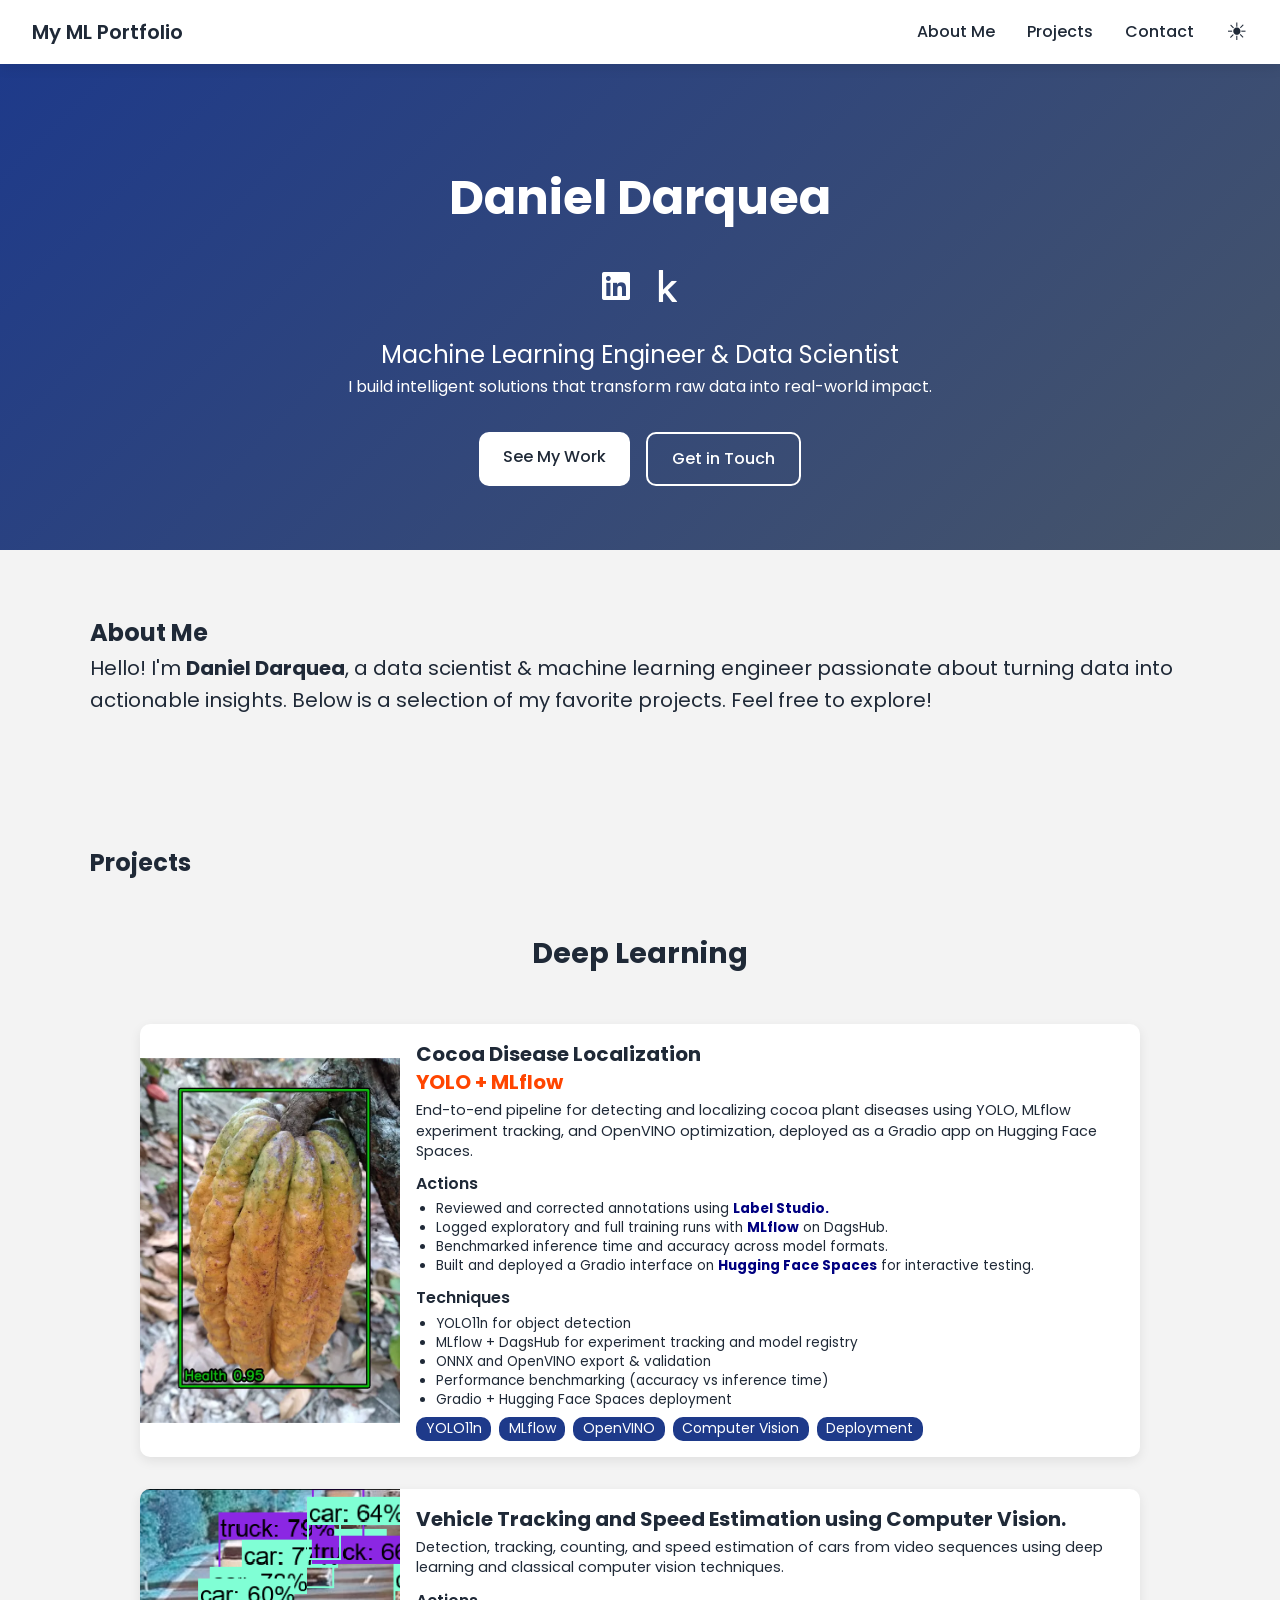
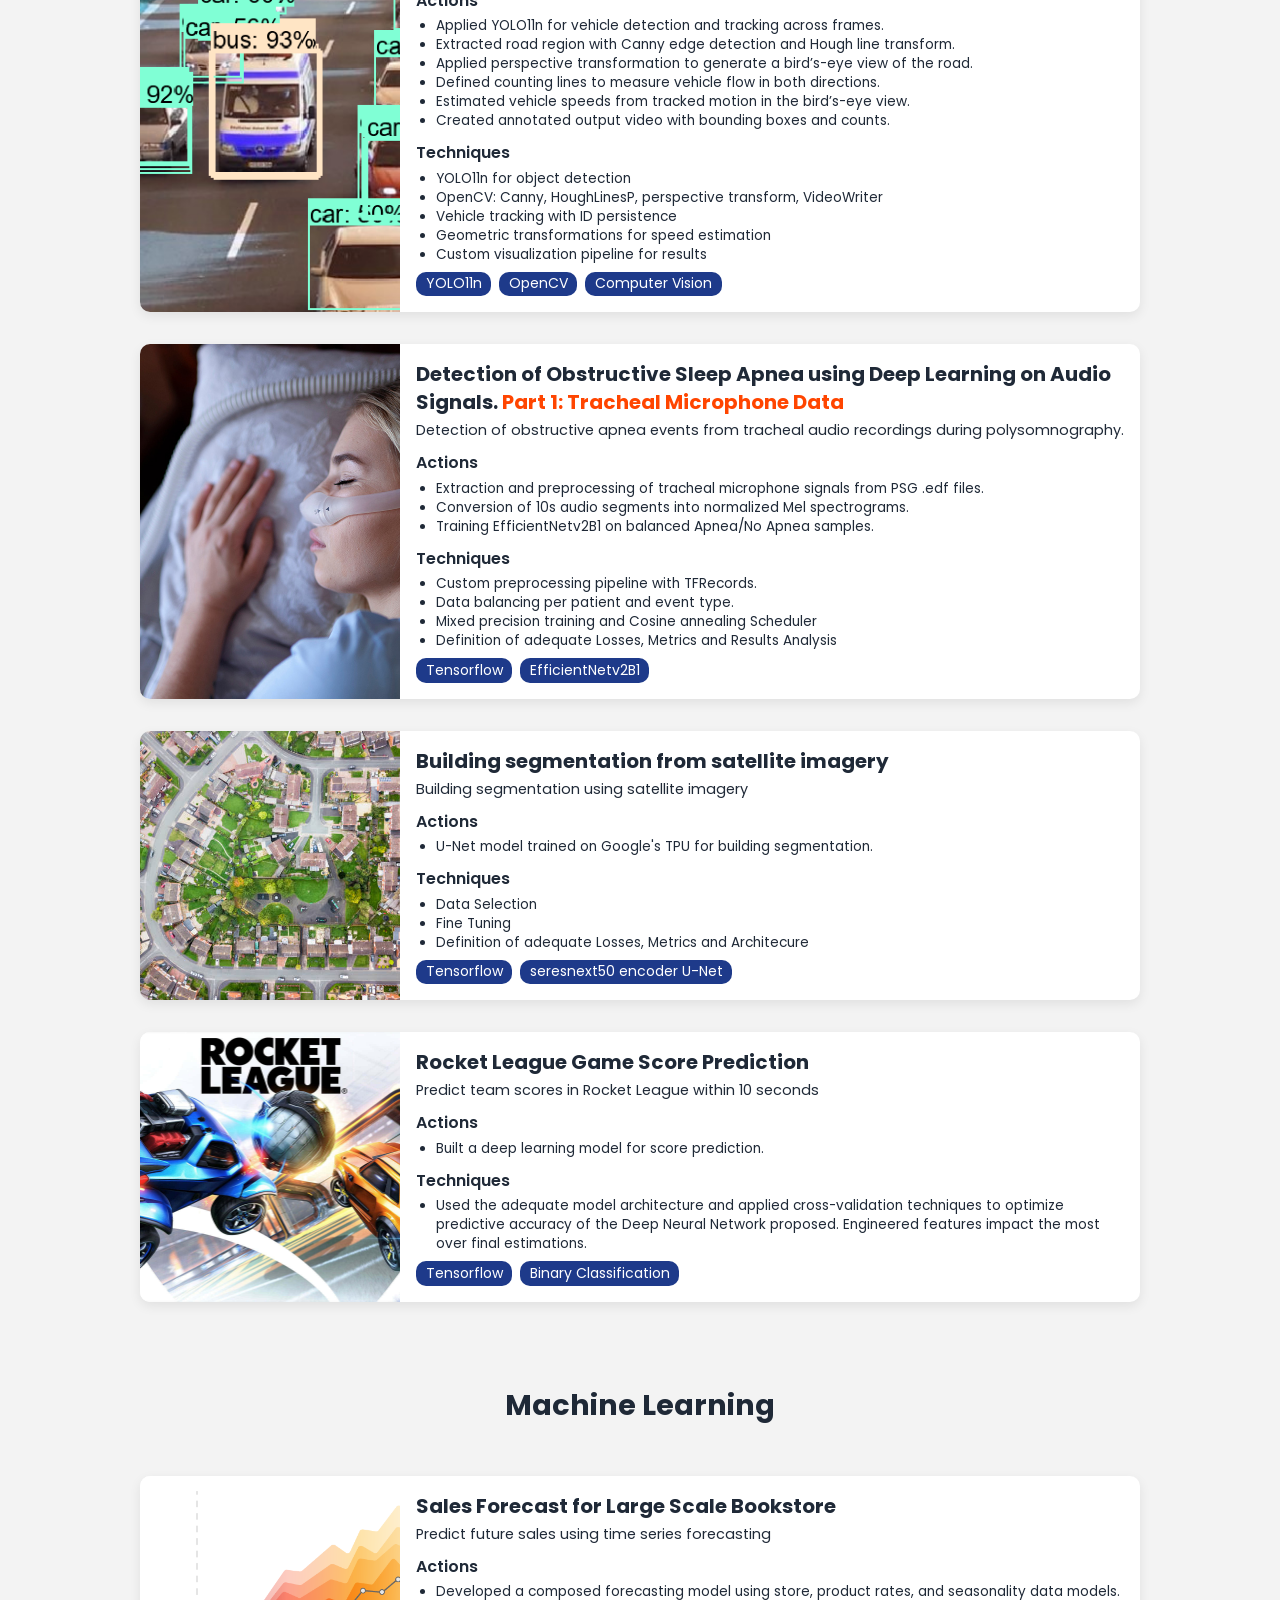
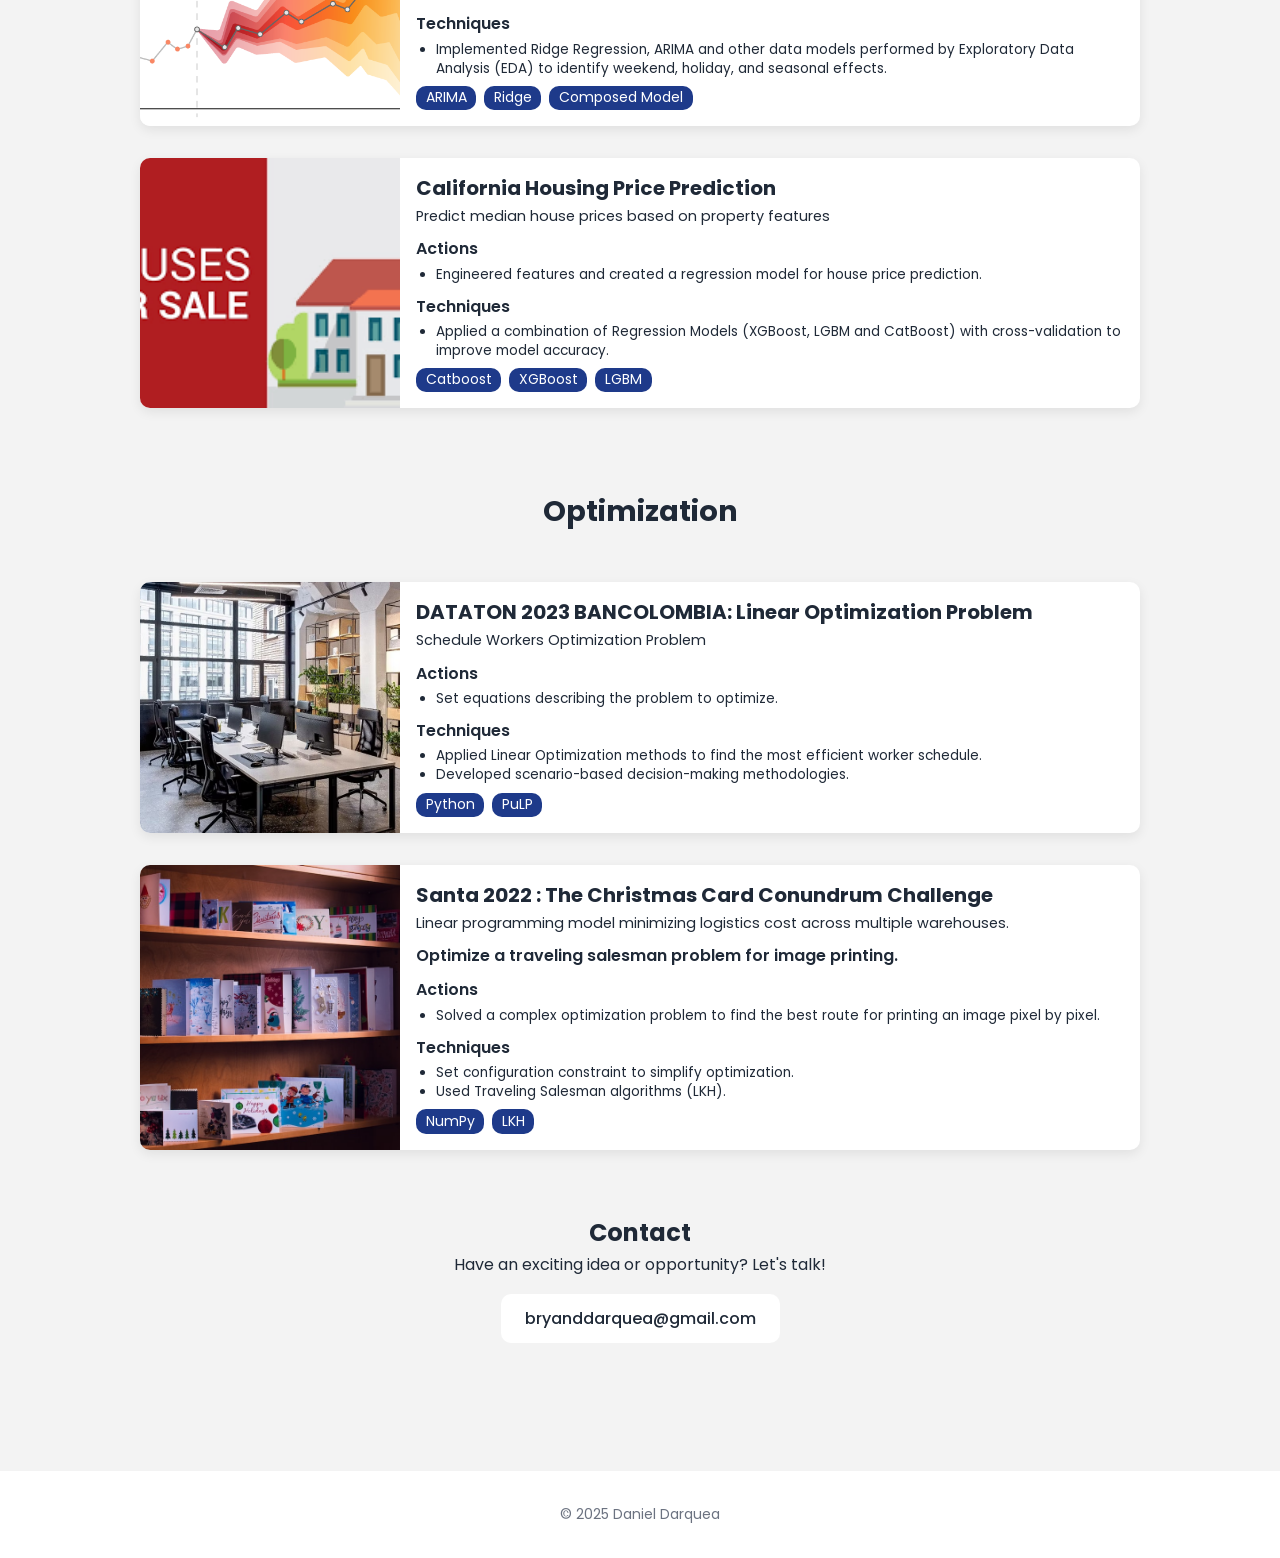
<file: index.html>
<!DOCTYPE html>
<html lang="en">
<head>
    <meta charset="UTF-8" />
    <meta http-equiv="X-UA-Compatible" content="IE=edge" />
    <meta name="viewport" content="width=1024" />
    <title>Machine Learning Portfolio</title>
    <link rel="icon" href="data:image/svg+xml,%3csvg xmlns='http://www.w3.org/2000/svg' viewBox='0 0 24 24' fill='currentColor'%3e%3cpath d='M20 6h-4V4c0-1.11-.89-2-2-2h-4c-1.11 0-2 .89-2 2v2H4c-1.11 0-2 .89-2 2v11c0 1.11.89 2 2 2h16c1.11 0 2-.89 2-2V8c0-1.11-.89-2-2-2zM10 4h4v2h-4V4zm10 15H4V8h16v11z'/%3e%3c/svg%3e">
    <link rel="stylesheet" href="https://cdnjs.cloudflare.com/ajax/libs/font-awesome/6.5.1/css/all.min.css" integrity="sha512-DTOQO9RWCH3ppGqcWaEA1BIZOC6xxalwEsw9c2QQeAIftl+Vegovlnee1c9QX4TctnWMn13TZye+giMm8e2LwA==" crossorigin="anonymous" referrerpolicy="no-referrer" />
    <link rel="stylesheet" href="style.css" />
    <link rel="preconnect" href="https://fonts.googleapis.com" />
    <link rel="preconnect" href="https://fonts.gstatic.com" crossorigin />
    <link href="https://fonts.googleapis.com/css2?family=Poppins:wght@300;400;500;600;700&display=swap" rel="stylesheet" />
</head>
<body>
    <header>
        <nav class="nav">
            <div class="nav__brand">My ML Portfolio</div>
            <ul class="nav__links">
                <li><a href="#about">About Me</a></li>
                <li><a href="#projects">Projects</a></li>
                <li><a href="#contact">Contact</a></li>
            </ul>
            <button class="theme-toggle" id="themeToggle" aria-label="Toggle Theme">&#9728;</button>
        </nav>
    </header>

    <main>
        <!-- Hero -->
        <section class="hero">
            <div class="container">
                <h1>Daniel Darquea</h1>
                <div class="hero__socials">
                    <a href="https://www.linkedin.com/in/bryan-daniel-darquea-713429213/" aria-label="linkedin" target="_blank"><i class="fa-brands fa-linkedin"></i></a>
                    <!-- <a href="#" aria-label="github" target="_blank"><i class="fa-brands fa-github"></i></a> -->
                    <a href="https://www.kaggle.com/bryandarquea" aria-label="kaggle" target="_blank"><i class="fa-brands fa-kaggle"></i></a>
                </div>
                <h2>Machine Learning Engineer &amp; Data Scientist</h2>
                <p>I build intelligent solutions that transform raw data into real-world impact.</p>
                <div class="hero__cta">
                    <a href="#projects" class="btn btn--primary">See My Work</a>
                    <a href="#contact" class="btn btn--secondary">Get in Touch</a>
                </div>
            </div>
        </section>
        <!-- About Me -->
        <section id="about" class="section section--about reveal-on-scroll">
            <div class="container">
                <h2>About Me</h2>
                <p>
                    Hello! I'm <strong>Daniel Darquea</strong>, a data scientist & machine learning
                    engineer passionate about turning data into actionable insights.
                    Below is a selection of my favorite projects. Feel free to explore!
                </p>
            </div>
        </section>

        <!-- Projects -->
        <section id="projects" class="section section--projects reveal-on-scroll">
            <div class="container">
                <h2>Projects</h2>

                <div class="project-grid">
                
                
                <h3 class="category-heading">Deep Learning</h3>
                    

                    <!-- Deep Learning project 5 -->
                    <a href="projects/dp5_cocoa-localization-mlflow-models-tracking.html" class="project-tile">
                        <img src="posters/dp5_poster.png" alt="" />
                        <div class="project-info">
                            <h3>Cocoa Disease Localization<br><span style="color:orangered">YOLO + MLflow</span></h3>
                            <p>End-to-end pipeline for detecting and localizing cocoa plant diseases using YOLO, MLflow experiment tracking, and OpenVINO optimization, deployed as a Gradio app on Hugging Face Spaces.</p>
                            
                            <h4>Actions</h4>
                            <ul class="overlay-list">
                                <li>Reviewed and corrected annotations using <b><span style="color:navy">Label Studio.</span></b></li>
                                <li>Logged exploratory and full training runs with <b><span style="color:navy">MLflow</span></b> on DagsHub.</li>
                                <li>Benchmarked inference time and accuracy across model formats.</li>
                                <li>Built and deployed a Gradio interface on <b><span style="color:navy">Hugging Face Spaces</span></b> for interactive testing.</li>
                            </ul>
                            
                            <h4>Techniques</h4>
                            <ul class="overlay-list">
                                <li>YOLO11n for object detection</li>
                                <li>MLflow + DagsHub for experiment tracking and model registry</li>
                                <li>ONNX and OpenVINO export & validation</li>
                                <li>Performance benchmarking (accuracy vs inference time)</li>
                                <li>Gradio + Hugging Face Spaces deployment</li>
                            </ul>
                            
                            <ul class="project-tags">
                                <li>YOLO11n</li><li>MLflow</li><li>OpenVINO</li><li>Computer Vision</li><li>Deployment</li>
                            </ul>
                        </div>
                    </a>

                
                    <!-- Deep Learning project 4 -->
                    <a href="projects\dp4_track_cars_YOLO11n\track-cars-yolo.html" class="project-tile">
                        <img src="posters\dp4_poster.ppm" alt="" />
                        <div class="project-info">
                            <h3>Vehicle Tracking and Speed Estimation using Computer Vision.</h3>
                            <p>Detection, tracking, counting, and speed estimation of cars from video sequences using deep learning and classical computer vision techniques.</p>
                                
                            <h4>Actions</h4>
                            <ul class="overlay-list">
                                <li>Applied YOLO11n for vehicle detection and tracking across frames.</li>
                                <li>Extracted road region with Canny edge detection and Hough line transform.</li>
                                <li>Applied perspective transformation to generate a bird’s-eye view of the road.</li>
                                <li>Defined counting lines to measure vehicle flow in both directions.</li>
                                <li>Estimated vehicle speeds from tracked motion in the bird’s-eye view.</li>
                                <li>Created annotated output video with bounding boxes and counts.</li>
                            </ul>
                                
                            <h4>Techniques</h4>
                            <ul class="overlay-list">
                                <li>YOLO11n for object detection</li>
                                <li>OpenCV: Canny, HoughLinesP, perspective transform, VideoWriter</li>
                                <li>Vehicle tracking with ID persistence</li>
                                <li>Geometric transformations for speed estimation</li>
                                <li>Custom visualization pipeline for results</li>
                            </ul>
                                
                            <ul class="project-tags">
                                <li>YOLO11n</li><li>OpenCV</li><li>Computer Vision</li>
                            </ul>
                        </div>
                    </a>
                                           
                    
                    <!-- Deep Learning project 3 -->
                    <a href="projects\dp3_part1-apnea-audio-ml.html" class="project-tile">
                        <img src="posters\dp3_poster.jpg" alt="" />
                        <div class="project-info">
                            <h3>Detection of Obstructive Sleep Apnea using Deep Learning on Audio Signals.<span style="color:orangered"> Part 1: Tracheal Microphone Data</span></h3>
                            <p>Detection of obstructive apnea events from tracheal audio recordings during polysomnography.</p>
                            <h4>Actions</h4>
                            <ul class="overlay-list">
                                <li>Extraction and preprocessing of tracheal microphone signals from PSG .edf files.</li>
                                <li>Conversion of 10s audio segments into normalized Mel spectrograms.</li>
                                <li>Training EfficientNetv2B1 on balanced Apnea/No Apnea samples.</li>
                            </ul>
                            <h4>Techniques</h4>
                            <ul class="overlay-list">
                                <li>Custom preprocessing pipeline with TFRecords.</li>
                                <li>Data balancing per patient and event type.</li>
                                <li>Mixed precision training and Cosine annealing Scheduler</li>
                                <li>Definition of adequate Losses, Metrics and Results Analysis</li>
                            </ul>

                            <ul class="project-tags">
                                <li>Tensorflow</li><li>EfficientNetv2B1</li>
                            </ul>
                        </div>
                    </a>
                    
                    <!-- Deep Learning project 1 -->
                    <a href="projects\dp2_buildings-location-from-satellite-images.html" class="project-tile">
                        <img src="posters/dp2_photo.jpg" alt="" />
                        <div class="project-info">
                            <h3>Building segmentation from satellite imagery</h3>
                            <p>Building segmentation using satellite imagery</p>

                            <h4>Actions</h4>
                            <ul class="overlay-list">
                                <li>U-Net model trained on Google's TPU for building segmentation.</li>
                            </ul>
                            <h4>Techniques</h4>
                            <ul class="overlay-list">
                                <li>Data Selection</li>
                                <li>Fine Tuning</li>
                                <li>Definition of adequate Losses, Metrics and Architecure</li>
                            </ul>

                            <ul class="project-tags">
                                <li>Tensorflow</li><li>seresnext50 encoder U-Net</li>
                            </ul>
                        </div>
                    </a>
                    

                    <!-- Deep Learning project 2 -->
                    <a href="projects/dp1-tabular-playground-series-oct-2022.html" class="project-tile">
                        <img src="posters/dp1_poster.jpg" alt="Deep Learning project 2 thumbnail" />
                        <div class="project-info">
                            <h3>Rocket League Game Score Prediction</h3>
                            <p>Predict team scores in Rocket League within 10 seconds</p>

                            <h4>Actions</h4>
                            <ul class="overlay-list">
                                <li>Built a deep learning model for score prediction.</li>
                            </ul>
                            <h4>Techniques</h4>
                            <ul class="overlay-list">
                                <li>Used the adequate model architecture and applied cross-validation techniques to optimize predictive accuracy
                                of the Deep Neural Network proposed. Engineered features impact the most over final estimations.</li>
                            </ul>
                            
                            <ul class="project-tags">
                                <li>Tensorflow</li><li>Binary Classification</li>
                            </ul>
                        </div>
                    </a>

                
                <h3 class="category-heading">Machine Learning</h3>
                    <!-- Machine Learning project 1 -->
                    <a href="projects/ml1_tps-sep-2022.html" class="project-tile">
                        <img src="posters/ml1_poster.png" alt="Project 1 thumbnail" />
                        <div class="project-info">
                            <h3>Sales Forecast for Large Scale Bookstore</h3>
                            <p>Predict future sales using time series forecasting</p>
                            <h4>Actions</h4>
                            <ul class="overlay-list">
                                <li>Developed a composed forecasting model using store, product rates, and seasonality data models.</li>
                            </ul>
                            <h4>Techniques</h4>
                            <ul class="overlay-list">
                                <li>Implemented Ridge Regression, ARIMA and other data models performed by Exploratory Data Analysis (EDA) to
                                identify weekend, holiday, and seasonal effects.</li>
                            </ul>
                            <ul class="project-tags">
                                <li>ARIMA</li><li>Ridge</li><li>Composed Model</li>
                            </ul>
                        </div>
                    </a>

                    <!-- Machine Learning project 2 -->
                    <a href="projects/ml2_tps3-episode-1-california-housing.html" class="project-tile">
                        <img src="posters/ml2_poster.png" alt="Project 2 thumbnail" />
                        <div class="project-info">
                            <h3>California Housing Price Prediction</h3>
                            <p>Predict median house prices based on property features</p>

                            <h4>Actions</h4>
                            <ul class="overlay-list">
                                <li>Engineered features and created a regression model for house price prediction.</li>
                            </ul>
                            <h4>Techniques</h4>
                            <ul class="overlay-list">
                                <li>Applied a combination of Regression Models (XGBoost, LGBM and CatBoost) with cross-validation to improve
                                model accuracy.</li>
                            </ul>
                            <ul class="project-tags">
                                <li>Catboost</li><li>XGBoost</li><li>LGBM</li>
                            </ul>
                        </div>
                    </a>

                
                

                <!-- Optimization -->
                
                <h3 class="category-heading">Optimization</h3>
                    <!-- Optimization project 1 -->
                    <a href="projects/p1_bancolombia-bank-linear-optimization.html" class="project-tile">
                        <img src="posters/poster1.png" alt="Optimization project thumbnail" />
                        <div class="project-info">
                            <h3>DATATON 2023 BANCOLOMBIA: Linear Optimization Problem</h3>
                            <p>Schedule Workers Optimization Problem</p>
                            <h4>Actions</h4>
                            <ul class="overlay-list">
                                <li>Set equations describing the problem to optimize.</li>
                            </ul>
                            <h4>Techniques</h4>
                            <ul class="overlay-list">
                                <li>Applied Linear Optimization methods to find the most efficient worker schedule.</li>
                                <li>Developed scenario-based decision-making methodologies.</li>
                            </ul>
                            
                            <ul class="project-tags">
                                <li>Python</li><li>PuLP</li>
                            </ul>
                        </div>
                    </a>
                    
                    <!-- Optimization project 2 -->
                    <a href="projects/p2_the-christmas-card-conundrum-2022.html" class="project-tile">
                        <img src="posters/poster2.jpg" alt="Optimization project 2 thumbnail" />
                        <div class="project-info">
                            <h3>Santa 2022 : The Christmas Card Conundrum Challenge</h3>
                            <p>Linear programming model minimizing logistics cost across multiple warehouses.</p>
                            <h4>Optimize a traveling salesman problem for image printing.</h4>
                            <h4>Actions</h4>
                            <ul class="overlay-list">
                                <li>Solved a complex optimization problem to find the best route for printing an image pixel by pixel.</li>
                            </ul>
                            <h4>Techniques</h4>
                            <ul class="overlay-list">
                                <li>Set configuration constraint to simplify optimization.</li>
                                <li>Used Traveling Salesman algorithms (LKH).</li>
                            </ul>
                            <ul class="project-tags">
                                <li>NumPy</li><li>LKH</li>
                            </ul>
                        </div>
                    </a>
                    

                </div>

        <!-- Contact -->
        <section id="contact" class="section section--contact reveal-on-scroll">
            <div class="container">
                <h2>Contact</h2>
                <p>
                    Have an exciting idea or opportunity? Let's talk! <br />
                    <a href="mailto:bryanddarquea@gmail.com" class="btn btn--primary">bryanddarquea@gmail.com</a>
                </p>
            </div>
        </section>
    </main>

    <footer class="footer">
        <div class="container">
            
            <p>&copy; 2025 Daniel Darquea</p>
        </div>
    </footer>
    <script src="script.js" defer></script>
</body>
</html>
</file>
<file: style.css>
/* ========== Global Styles ========== */
:root {
  --clr-bg: #f3f3f3;
  --clr-primary: #1f2937;
  --clr-accent: #1e3a8a;
  --clr-light: #ffffff;
  --clr-muted: #6b7280;

  /* Personal flair */
  --clr-gradient-start: #1e3a8a;
  --clr-gradient-end: #475569;

  --fs-base: 16px;
  --fs-sm: 0.875rem;
  --fs-lg: 1.25rem;
  --fs-xl: 1.8rem;

  --radius: 10px;
  --shadow: 0 4px 12px rgba(0, 0, 0, 0.08);
}

* {
  margin: 0;
  padding: 0;
  box-sizing: border-box;
}

body {
  font-family: "Poppins", sans-serif;
  background: var(--clr-bg);
  color: var(--clr-primary);
  line-height: 1.6;
}

img {
  max-width: 100%;
  display: block;
}

a {
  text-decoration: none;
  color: inherit;
}

.container {
  width: min(90%, 1100px);
  margin-inline: auto;
}

.section {
  padding: 4rem 0;
}

/* ========== Navigation ========== */
.nav {
  display: flex;
  justify-content: space-between;
  align-items: center;
  padding: 1rem 2rem;
  background: var(--clr-light);
  box-shadow: var(--shadow);
  position: sticky;
  top: 0;
  z-index: 1000;
}

.nav__brand {
  margin-right: auto;
  font-size: var(--fs-lg);
  font-weight: 600;
  color: var(--clr-accent);
}

.nav__links {
  list-style: none;
  display: flex;
  gap: 2rem;
}

.nav__links a {
  font-weight: 500;
  transition: color 0.3s ease;
}

.nav__links a:hover {
  color: var(--clr-accent);
}

/* ========== Hero ========== */
.hero {
  padding: 6rem 0 4rem;
  background: linear-gradient(135deg, var(--clr-gradient-start), var(--clr-gradient-end));
  color: var(--clr-light);
  text-align: center;
}

.hero h1 {
  font-size: 3rem;
  font-weight: 700;
}

.hero h2 {
  font-size: 1.5rem;
  font-weight: 400;
  margin-top: 1rem;
}

.hero__socials {
  margin: 1.5rem 0;
}

.hero__socials a {
  font-size: 2rem;
  color: var(--clr-dark);
  margin: 0 0.75rem;
  transition: transform 0.2s ease-in-out;
  display: inline-block;
}

.hero__socials a:hover {
  transform: scale(1.2);
}

.hero__cta {
  margin-top: 2rem;
  display: flex;
  gap: 1rem;
  justify-content: center;
  flex-wrap: wrap;
}

/* Buttons */
.btn {
  display: inline-block;
  padding: 0.75rem 1.5rem;
  border-radius: var(--radius);
  font-weight: 500;
  transition: transform 0.2s ease;
}

.btn--primary {
  background: var(--clr-light);
  color: var(--clr-primary);
}

.btn--secondary {
  background: transparent;
  border: 2px solid var(--clr-light);
  color: var(--clr-light);
}

.btn:hover {
  transform: translateY(-3px);
}

.btn--secondary:hover {
  background: rgba(255, 255, 255, 0.1);
}

/* ========== Contact Section ========== */
.section--contact {
  text-align: center;
}

.section--contact a.btn {
  margin-top: 1rem;
}

/* ========== About Section ========== */
.section--about p {
  font-size: var(--fs-lg);
}

/* ========== Category Heading ========== */
.category-heading {
  margin-top: 3rem;
  margin-bottom: 1rem;
  font-size: var(--fs-xl);
  color: var(--clr-primary);
}

/* ========== Projects Grid ========== */
.project-grid {
  display: flex;
  flex-direction: column;
  gap: 2rem;
  align-items: center;
}

.project-tile {
  display: grid;
  grid-template-columns: 260px 1fr; /* fixed image column + flexible description */
  width: 1000px;      /* fixed overall width */
  margin: 0 auto;     /* centered within the grid container */
  background: var(--clr-light);
  border-radius: var(--radius);
  overflow: hidden;
  box-shadow: var(--shadow);
  transition: transform 0.3s ease, box-shadow 0.3s ease;
}

.project-tile:hover {
  transform: translateY(-4px);
  box-shadow: 0 6px 18px rgba(0, 0, 0, 0.12);
}

.project-tile img {
  width: 100%;
  height: 100%;
  object-fit: cover;
  grid-row: 1 / -1; /* ensure it spans full tile height */
}

.project-info {
  padding: 1rem;
  grid-column: 2;
  font-size: 0.9rem; /* shrink overall text */
  line-height: 1.4;
}

.project-info h3 {
  font-size: 1.25rem; /* smaller headline inside tile */
  margin: 0;
}

.project-info h4 {
  font-size: 1rem; /* following hierarchy */
  margin-top: 0.75em;
  margin-bottom: 0.25em;
  font-weight: 600;
}

.project-info .overlay-list {
  margin-left: 1.5em;
  font-size: 0.85rem; /* keep bullets slightly smaller */
}

.project-info p {
  font-size: 0.9rem;
  margin-top: 0.25rem;
}

/* --- Project Tags --- */
.project-tags {
  list-style: none;
  display: flex;
  flex-wrap: wrap;
  gap: 0.5rem;
  margin: 0.5rem 0 0;
}

.project-tags li {
  background: var(--clr-accent);
  color: #fff;
  font-size: var(--fs-sm);
  padding: 0.15rem 0.6rem;
  border-radius: var(--radius);
}

/* ========== Responsive ========== */
@media (max-width: 768px) {
  .project-tile {
    grid-template-columns: 1fr; /* stack image above text on narrow screens */
    grid-template-rows: auto auto;
  }
}

/* ========== Footer ========== */
.footer {
  text-align: center;
  padding: 2rem 0;
  background: var(--clr-light);
  color: var(--clr-muted);
  font-size: var(--fs-sm);
  box-shadow: var(--shadow) inset 0 6px 12px -6px rgba(0, 0, 0, 0.05);
}

/* ========== Navigation Brand ========== */
.nav__brand {
  font-weight: 600;
  font-size: var(--fs-lg);
  color: var(--clr-primary);
}

/* Brighter brand color in dark theme */
.dark-theme .nav__brand {
  color: #cbd5ff; /* soft light blue for contrast */
}

/* ========== Theme Toggle Button ========== */
.theme-toggle {
  margin-left: 2rem;
  background: transparent;
  border: none;
  font-size: 1.5rem;
  cursor: pointer;
  color: var(--clr-primary);
  transition: transform 0.2s ease;
  display: flex;
  align-items: center;
}
.theme-toggle:hover { transform: scale(1.2); }

/* ========== Dark Theme Overrides ========== */
.dark-theme {
  --clr-bg: #0f172a;
  --clr-primary: #f1f5f9;
  --clr-light: #1e293b;
  --clr-muted: #94a3b8;
  --clr-accent: #3a4db9;
  --clr-gradient-start: #1e293b;
  --clr-gradient-end: #0f172a;
}

/* Dark theme overrides for hero/text contrast */
.dark-theme .hero h1,
.dark-theme .hero h2,
.dark-theme .hero p {
  color: var(--clr-primary);
}

.dark-theme .hero__socials a {
  color: var(--clr-primary);
}

.dark-theme .btn--primary {
  background: transparent;
  border: 2px solid #ffffff; /* white border for contrast */
}

.dark-theme .btn--primary:hover {
  background: #ffffff;
  color: var(--clr-bg);
}

.dark-theme .btn--secondary {
  border-color: var(--clr-primary);
  color: var(--clr-primary);
}

.dark-theme .btn--secondary:hover {
  background: var(--clr-primary);
  color: var(--clr-bg);
}

/* ========== Scroll Animation ========== */
.reveal-on-scroll {
  opacity: 0;
  transform: translateY(20px);
  transition: opacity 0.6s ease-out, transform 0.6s ease-out;
}

.reveal-on-scroll.visible {
  opacity: 1;
  transform: translateY(0);
}
</file>
